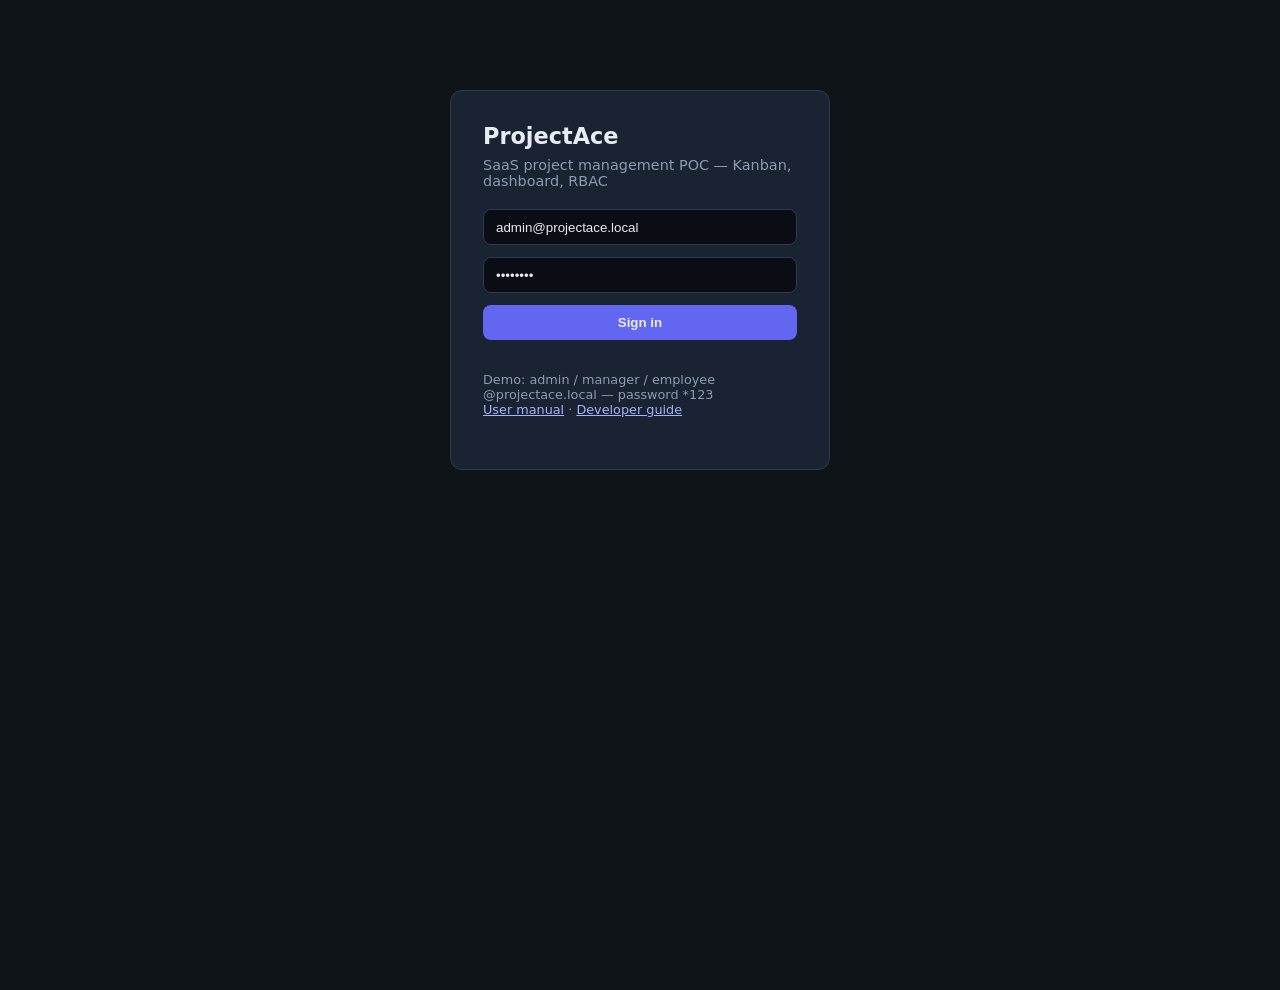
<file: static/index.html>
<!DOCTYPE html>
<html lang="en">
<head>
  <meta charset="UTF-8" />
  <meta name="viewport" content="width=device-width, initial-scale=1.0" />
  <title>ProjectAce — POC</title>
  <link rel="stylesheet" href="/static/style.css" />
</head>
<body>
  <div id="login-screen">
    <h1>ProjectAce</h1>
    <p>SaaS project management POC — Kanban, dashboard, RBAC</p>
    <form id="login-form">
      <input id="email" type="email" placeholder="Email" value="admin@projectace.local" required />
      <input id="password" type="password" placeholder="Password" value="admin123" required />
      <button type="submit">Sign in</button>
      <p id="login-err" class="err"></p>
    </form>
    <p style="margin-top:1rem;font-size:0.8rem;color:var(--muted)">
      Demo: admin / manager / employee @projectace.local — password *123<br>
      <a href="/docs/manual" style="color:#a5b4fc">User manual</a> ·
      <a href="/docs/developer-guide" style="color:#a5b4fc">Developer guide</a>
    </p>
  </div>

  <div id="app" class="hidden">
    <div class="layout">
      <aside class="sidebar">
        <h2>ProjectAce</h2>
        <nav>
          <a data-view="dashboard" class="active">Dashboard</a>
          <a data-view="projects">Projects</a>
          <a data-view="kanban">Kanban board</a>
          <a data-view="employees" id="nav-employees">Employees</a>
          <a data-view="activity">Activity</a>
          <a href="/docs/manual">User manual</a>
          <a href="/docs/developer-guide">Developer guide</a>
        </nav>
        <button id="logout-btn" class="secondary" style="margin-top:2rem">Logout</button>
      </aside>
      <main class="main">
        <div class="topbar">
          <h1 id="page-title">Dashboard</h1>
          <span id="user-label"></span>
        </div>

        <section id="view-dashboard" class="view">
          <div class="stats">
            <div class="stat-card"><span>Active projects</span><strong id="stat-projects">0</strong></div>
            <div class="stat-card"><span>Total tasks</span><strong id="stat-tasks">0</strong></div>
            <div class="stat-card"><span>Completed</span><strong id="stat-done">0</strong></div>
            <div class="stat-card"><span>Overdue</span><strong id="stat-overdue">0</strong></div>
          </div>
          <div class="chart-row">
            <div class="chart-box"><canvas id="chart-status" width="400" height="180"></canvas><p style="color:var(--muted);font-size:0.8rem">Tasks by status</p></div>
            <div class="chart-box"><canvas id="chart-priority" width="400" height="180"></canvas><p style="color:var(--muted);font-size:0.8rem">Tasks by priority</p></div>
          </div>
        </section>

        <section id="view-projects" class="view hidden">
          <table><thead><tr><th>Name</th><th>Status</th><th>Deadline</th><th></th></tr></thead>
            <tbody id="projects-list"></tbody></table>
        </section>

        <section id="view-kanban" class="view hidden">
          <select id="project-select"></select>
          <div style="display:flex;gap:0.5rem;margin:1rem 0">
            <input id="new-task-title" placeholder="New task title" style="flex:1;margin:0" />
            <button id="add-task-btn" style="width:auto">Add task</button>
          </div>
          <div class="kanban">
            <div class="column"><h3>To Do</h3><div id="col-TODO"></div></div>
            <div class="column"><h3>In Progress</h3><div id="col-IN_PROGRESS"></div></div>
            <div class="column"><h3>Done</h3><div id="col-DONE"></div></div>
          </div>
        </section>

        <section id="view-employees" class="view hidden">
          <table><thead><tr><th>Name</th><th>Email</th><th>Role</th><th>Department</th></tr></thead>
            <tbody id="employees-table"></tbody></table>
        </section>

        <section id="view-activity" class="view hidden">
          <ul id="activity-list"></ul>
        </section>
      </main>
    </div>
  </div>
  <script src="/static/app.js"></script>
</body>
</html>
</file>
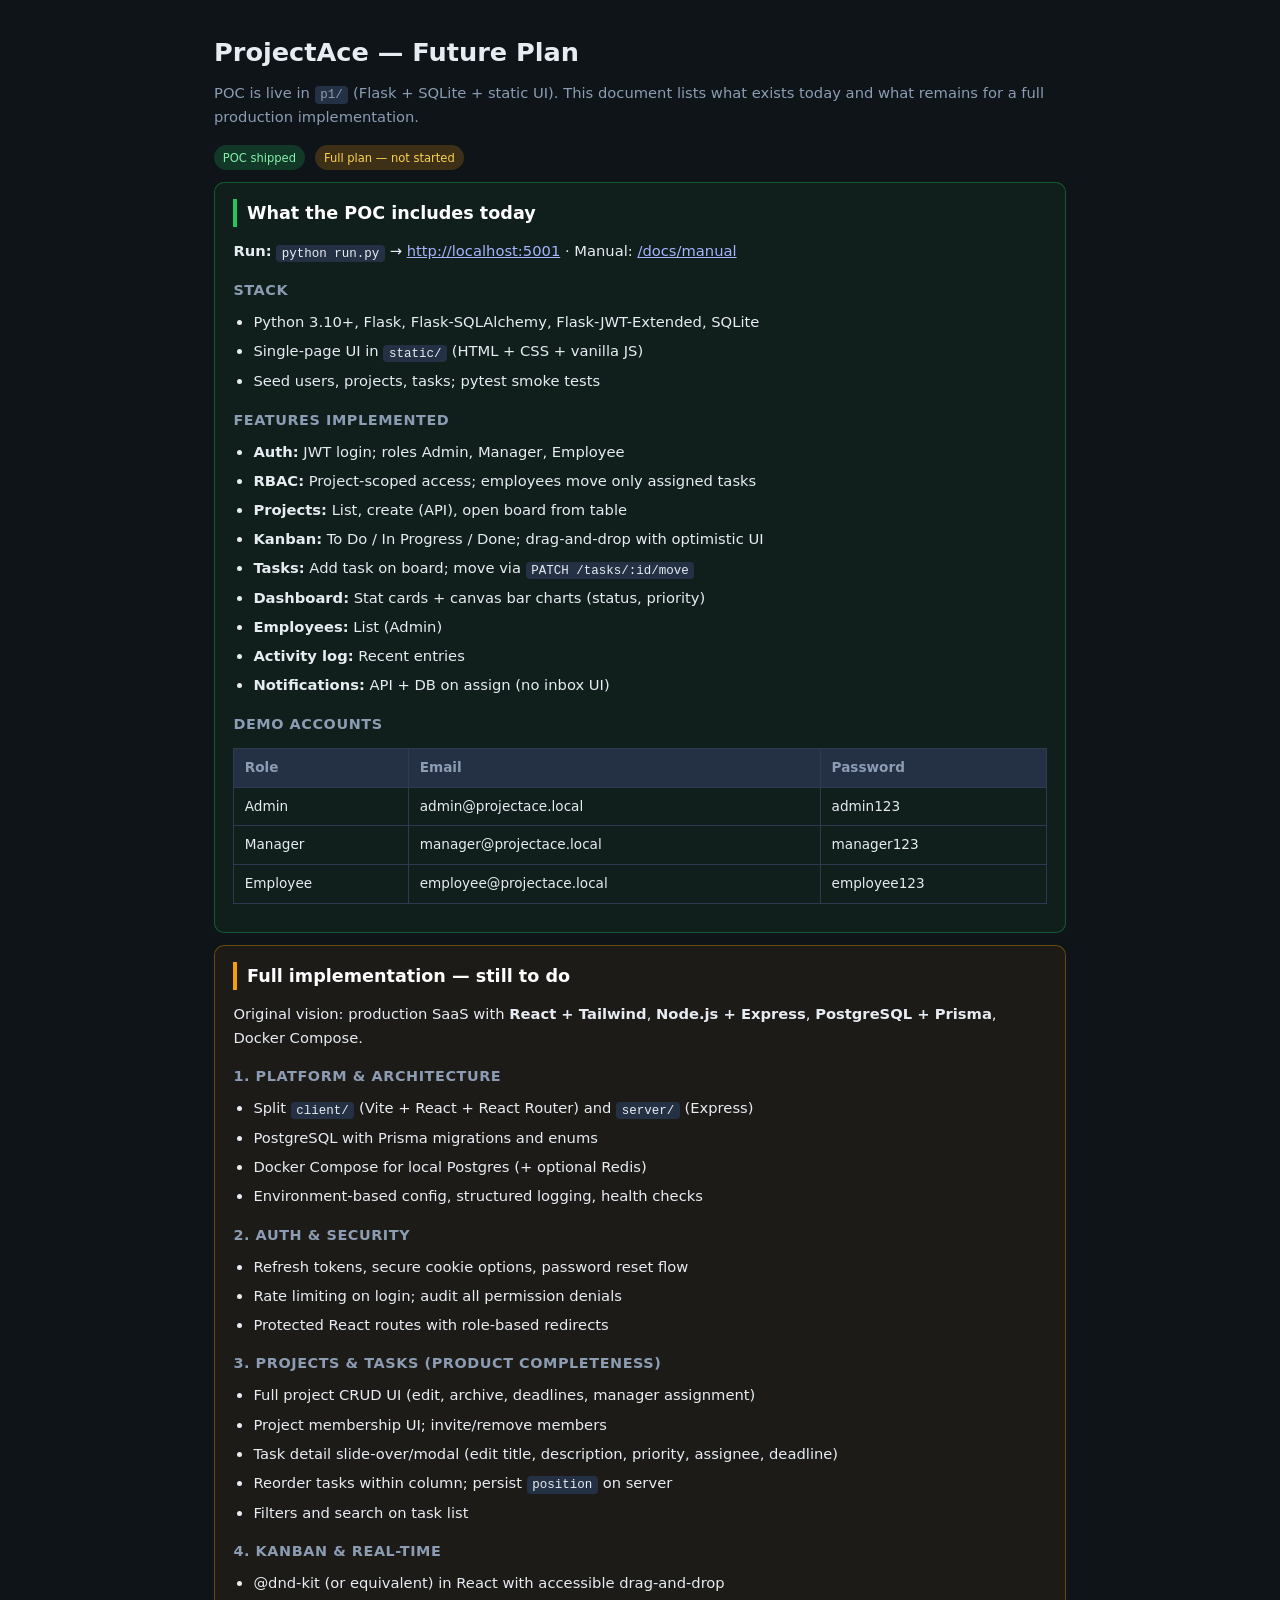
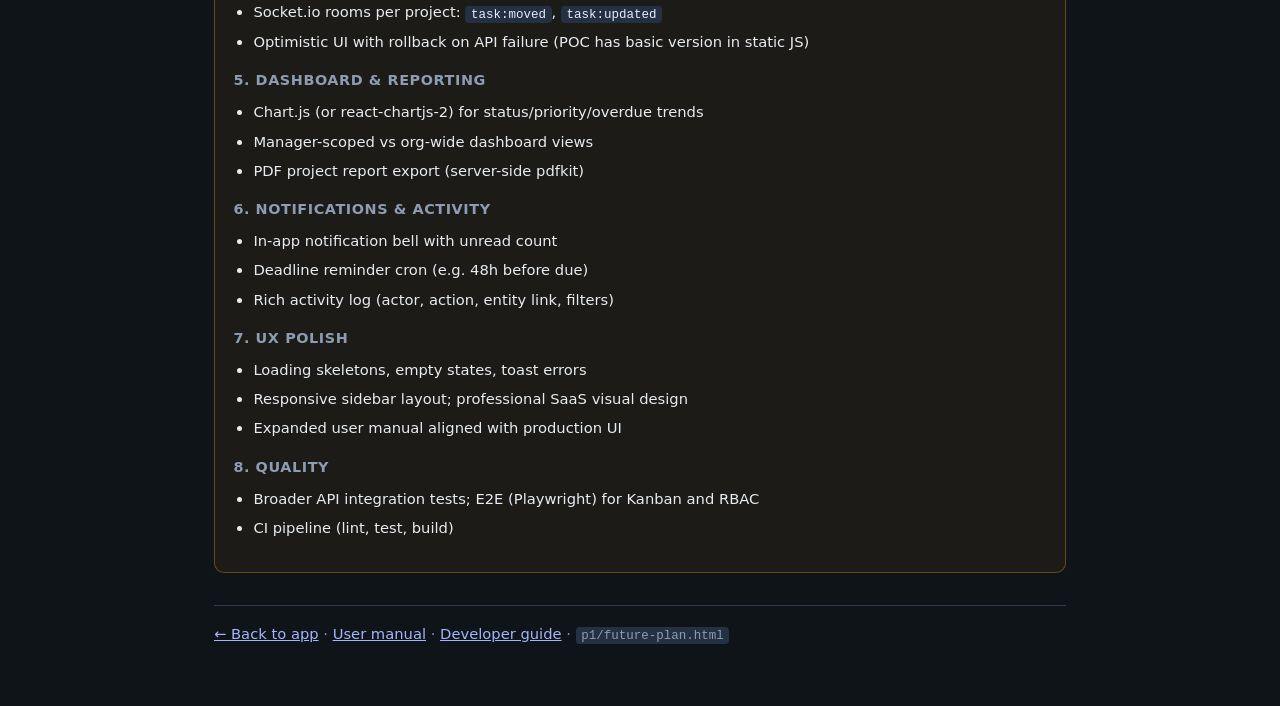
<file: future-plan.html>
<!DOCTYPE html>
<html lang="en">
<head>
  <meta charset="UTF-8" />
  <meta name="viewport" content="width=device-width, initial-scale=1.0" />
  <title>ProjectAce — Future Plan</title>
  <style>
    :root { --bg:#0f1419; --surface:#1a2332; --surface2:#243044; --text:#e7ecf3; --muted:#8b9cb3;
      --accent:#6366f1; --done:#22c55e; --todo:#f59e0b; --border:#2d3a4f; }
    * { box-sizing:border-box; margin:0; padding:0; }
    body { font-family:"Segoe UI",system-ui,sans-serif; background:var(--bg); color:var(--text);
      line-height:1.6; padding:2rem 1.5rem 4rem; max-width:900px; margin:0 auto; }
    h1 { font-size:1.6rem; } .subtitle { color:var(--muted); margin:0.5rem 0 1rem; }
    h2 { font-size:1.1rem; margin:2rem 0 0.75rem; color:#fff; border-left:4px solid var(--accent); padding-left:0.6rem; }
    h3 { font-size:0.9rem; color:var(--muted); margin:1rem 0 0.5rem; text-transform:uppercase; letter-spacing:0.04em; }
    p,li { font-size:0.92rem; } ul { margin:0.5rem 0 1rem 1.25rem; } li { margin-bottom:0.35rem; }
    .card { background:var(--surface); border:1px solid var(--border); border-radius:10px; padding:1rem 1.15rem; margin:0.75rem 0; }
    .card.done { border-color:rgba(34,197,94,0.35); background:rgba(34,197,94,0.06); }
    .card.future { border-color:rgba(245,158,11,0.35); background:rgba(245,158,11,0.06); }
    table { width:100%; border-collapse:collapse; font-size:0.85rem; margin:0.75rem 0; }
    th,td { border:1px solid var(--border); padding:0.5rem 0.65rem; text-align:left; }
    th { background:var(--surface2); color:var(--muted); }
    code { font-family:Consolas,monospace; font-size:0.85em; background:var(--surface2); padding:0.1rem 0.35rem; border-radius:4px; }
    .badge { display:inline-block; font-size:0.72rem; padding:0.2rem 0.55rem; border-radius:999px; margin-right:0.35rem; }
    .badge.done { background:rgba(34,197,94,0.2); color:#86efac; }
    .badge.todo { background:rgba(245,158,11,0.2); color:#fcd34d; }
    a { color:#a5b4fc; } footer { margin-top:2rem; color:var(--muted); font-size:0.85rem; border-top:1px solid var(--border); padding-top:1rem; }
  </style>
</head>
<body>
<header>
  <h1>ProjectAce — Future Plan</h1>
  <p class="subtitle">POC is live in <code>p1/</code> (Flask + SQLite + static UI). This document lists what exists today and what remains for a full production implementation.</p>
  <p><span class="badge done">POC shipped</span> <span class="badge todo">Full plan — not started</span></p>
</header>

<section class="card done">
  <h2 style="margin-top:0;border-color:var(--done)">What the POC includes today</h2>
  <p><strong>Run:</strong> <code>python run.py</code> → <a href="http://localhost:5001">http://localhost:5001</a> · Manual: <a href="/docs/manual">/docs/manual</a></p>
  <h3>Stack</h3>
  <ul>
    <li>Python 3.10+, Flask, Flask-SQLAlchemy, Flask-JWT-Extended, SQLite</li>
    <li>Single-page UI in <code>static/</code> (HTML + CSS + vanilla JS)</li>
    <li>Seed users, projects, tasks; pytest smoke tests</li>
  </ul>
  <h3>Features implemented</h3>
  <ul>
    <li><strong>Auth:</strong> JWT login; roles Admin, Manager, Employee</li>
    <li><strong>RBAC:</strong> Project-scoped access; employees move only assigned tasks</li>
    <li><strong>Projects:</strong> List, create (API), open board from table</li>
    <li><strong>Kanban:</strong> To Do / In Progress / Done; drag-and-drop with optimistic UI</li>
    <li><strong>Tasks:</strong> Add task on board; move via <code>PATCH /tasks/:id/move</code></li>
    <li><strong>Dashboard:</strong> Stat cards + canvas bar charts (status, priority)</li>
    <li><strong>Employees:</strong> List (Admin)</li>
    <li><strong>Activity log:</strong> Recent entries</li>
    <li><strong>Notifications:</strong> API + DB on assign (no inbox UI)</li>
  </ul>
  <h3>Demo accounts</h3>
  <table>
    <tr><th>Role</th><th>Email</th><th>Password</th></tr>
    <tr><td>Admin</td><td>admin@projectace.local</td><td>admin123</td></tr>
    <tr><td>Manager</td><td>manager@projectace.local</td><td>manager123</td></tr>
    <tr><td>Employee</td><td>employee@projectace.local</td><td>employee123</td></tr>
  </table>
</section>

<section class="card future">
  <h2 style="margin-top:0;border-color:var(--todo)">Full implementation — still to do</h2>
  <p>Original vision: production SaaS with <strong>React + Tailwind</strong>, <strong>Node.js + Express</strong>, <strong>PostgreSQL + Prisma</strong>, Docker Compose.</p>

  <h3>1. Platform &amp; architecture</h3>
  <ul>
    <li>Split <code>client/</code> (Vite + React + React Router) and <code>server/</code> (Express)</li>
    <li>PostgreSQL with Prisma migrations and enums</li>
    <li>Docker Compose for local Postgres (+ optional Redis)</li>
    <li>Environment-based config, structured logging, health checks</li>
  </ul>

  <h3>2. Auth &amp; security</h3>
  <ul>
    <li>Refresh tokens, secure cookie options, password reset flow</li>
    <li>Rate limiting on login; audit all permission denials</li>
    <li>Protected React routes with role-based redirects</li>
  </ul>

  <h3>3. Projects &amp; tasks (product completeness)</h3>
  <ul>
    <li>Full project CRUD UI (edit, archive, deadlines, manager assignment)</li>
    <li>Project membership UI; invite/remove members</li>
    <li>Task detail slide-over/modal (edit title, description, priority, assignee, deadline)</li>
    <li>Reorder tasks within column; persist <code>position</code> on server</li>
    <li>Filters and search on task list</li>
  </ul>

  <h3>4. Kanban &amp; real-time</h3>
  <ul>
    <li>@dnd-kit (or equivalent) in React with accessible drag-and-drop</li>
    <li>Socket.io rooms per project: <code>task:moved</code>, <code>task:updated</code></li>
    <li>Optimistic UI with rollback on API failure (POC has basic version in static JS)</li>
  </ul>

  <h3>5. Dashboard &amp; reporting</h3>
  <ul>
    <li>Chart.js (or react-chartjs-2) for status/priority/overdue trends</li>
    <li>Manager-scoped vs org-wide dashboard views</li>
    <li>PDF project report export (server-side pdfkit)</li>
  </ul>

  <h3>6. Notifications &amp; activity</h3>
  <ul>
    <li>In-app notification bell with unread count</li>
    <li>Deadline reminder cron (e.g. 48h before due)</li>
    <li>Rich activity log (actor, action, entity link, filters)</li>
  </ul>

  <h3>7. UX polish</h3>
  <ul>
    <li>Loading skeletons, empty states, toast errors</li>
    <li>Responsive sidebar layout; professional SaaS visual design</li>
    <li>Expanded user manual aligned with production UI</li>
  </ul>

  <h3>8. Quality</h3>
  <ul>
    <li>Broader API integration tests; E2E (Playwright) for Kanban and RBAC</li>
    <li>CI pipeline (lint, test, build)</li>
  </ul>
</section>

<footer>
  <p><a href="http://localhost:5001">← Back to app</a> · <a href="/docs/manual">User manual</a> · <a href="/docs/developer-guide">Developer guide</a> · <code>p1/future-plan.html</code></p>
</footer>
</body>
</html>
</file>
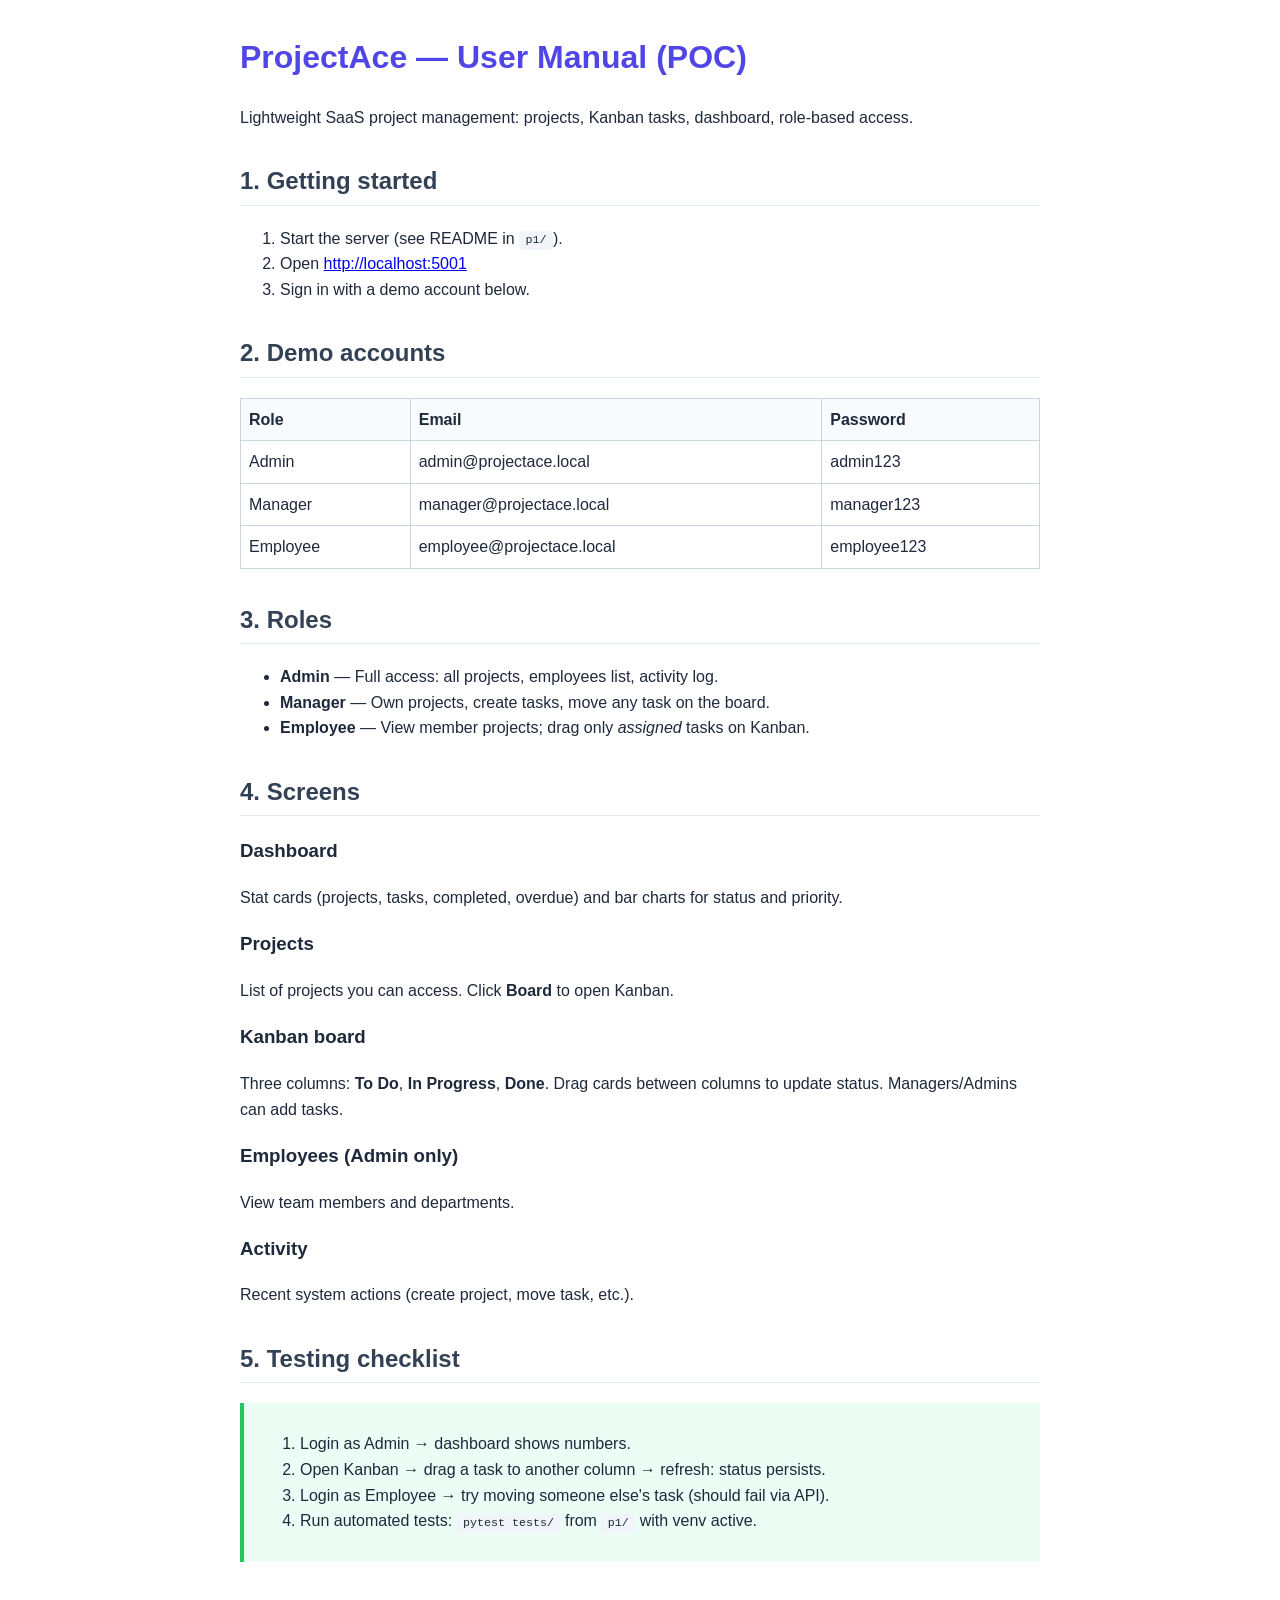
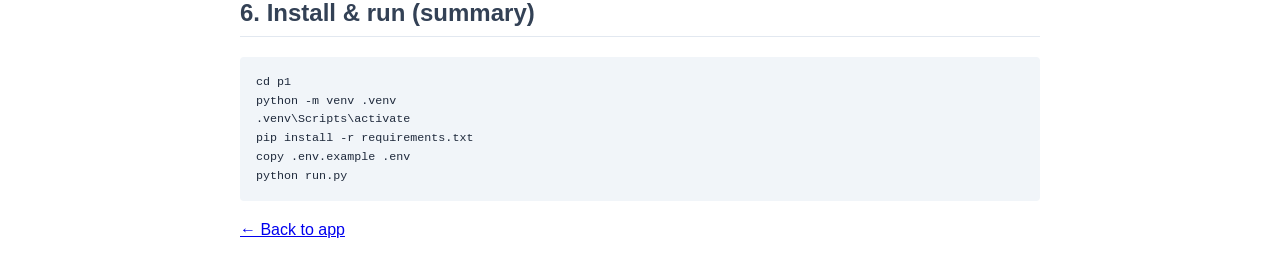
<file: docs/user-manual.html>
<!DOCTYPE html>
<html lang="en">
<head>
  <meta charset="UTF-8" />
  <title>ProjectAce — User Manual</title>
  <style>
    body { font-family: "Segoe UI", sans-serif; max-width: 800px; margin: 2rem auto; padding: 0 1.5rem; line-height: 1.6; color: #1e293b; }
    h1 { color: #4f46e5; } h2 { margin-top: 2rem; color: #334155; border-bottom: 1px solid #e2e8f0; padding-bottom: 0.25rem; }
    code, pre { background: #f1f5f9; padding: 0.15rem 0.4rem; border-radius: 4px; font-size: 0.9em; }
    pre { padding: 1rem; overflow-x: auto; }
    table { width: 100%; border-collapse: collapse; margin: 1rem 0; }
    th, td { border: 1px solid #cbd5e1; padding: 0.5rem; text-align: left; }
    th { background: #f8fafc; }
    .tip { background: #ecfdf5; border-left: 4px solid #22c55e; padding: 0.75rem 1rem; margin: 1rem 0; }
  </style>
</head>
<body>
  <h1>ProjectAce — User Manual (POC)</h1>
  <p>Lightweight SaaS project management: projects, Kanban tasks, dashboard, role-based access.</p>

  <h2>1. Getting started</h2>
  <ol>
    <li>Start the server (see README in <code>p1/</code>).</li>
    <li>Open <a href="http://localhost:5001">http://localhost:5001</a></li>
    <li>Sign in with a demo account below.</li>
  </ol>

  <h2>2. Demo accounts</h2>
  <table>
    <tr><th>Role</th><th>Email</th><th>Password</th></tr>
    <tr><td>Admin</td><td>admin@projectace.local</td><td>admin123</td></tr>
    <tr><td>Manager</td><td>manager@projectace.local</td><td>manager123</td></tr>
    <tr><td>Employee</td><td>employee@projectace.local</td><td>employee123</td></tr>
  </table>

  <h2>3. Roles</h2>
  <ul>
    <li><strong>Admin</strong> — Full access: all projects, employees list, activity log.</li>
    <li><strong>Manager</strong> — Own projects, create tasks, move any task on the board.</li>
    <li><strong>Employee</strong> — View member projects; drag only <em>assigned</em> tasks on Kanban.</li>
  </ul>

  <h2>4. Screens</h2>
  <h3>Dashboard</h3>
  <p>Stat cards (projects, tasks, completed, overdue) and bar charts for status and priority.</p>
  <h3>Projects</h3>
  <p>List of projects you can access. Click <strong>Board</strong> to open Kanban.</p>
  <h3>Kanban board</h3>
  <p>Three columns: <strong>To Do</strong>, <strong>In Progress</strong>, <strong>Done</strong>. Drag cards between columns to update status. Managers/Admins can add tasks.</p>
  <h3>Employees (Admin only)</h3>
  <p>View team members and departments.</p>
  <h3>Activity</h3>
  <p>Recent system actions (create project, move task, etc.).</p>

  <h2>5. Testing checklist</h2>
  <div class="tip">
    <ol>
      <li>Login as Admin → dashboard shows numbers.</li>
      <li>Open Kanban → drag a task to another column → refresh: status persists.</li>
      <li>Login as Employee → try moving someone else's task (should fail via API).</li>
      <li>Run automated tests: <code>pytest tests/</code> from <code>p1/</code> with venv active.</li>
    </ol>
  </div>

  <h2>6. Install &amp; run (summary)</h2>
  <pre>cd p1
python -m venv .venv
.venv\Scripts\activate
pip install -r requirements.txt
copy .env.example .env
python run.py</pre>
  <p><a href="/">← Back to app</a></p>
</body>
</html>
</file>
<file: static/style.css>
:root {
  --bg: #0f1419;
  --surface: #1a2332;
  --border: #2d3a4f;
  --text: #e7ecf3;
  --muted: #8b9cb3;
  --accent: #6366f1;
  --green: #22c55e;
  --danger: #ef4444;
}
* { box-sizing: border-box; margin: 0; padding: 0; }
body { font-family: "Segoe UI", system-ui, sans-serif; background: var(--bg); color: var(--text); min-height: 100vh; }
.hidden { display: none !important; }
#login-screen { max-width: 380px; margin: 10vh auto; padding: 2rem; background: var(--surface); border: 1px solid var(--border); border-radius: 12px; }
#login-screen h1 { font-size: 1.4rem; margin-bottom: 0.5rem; }
#login-screen p { color: var(--muted); font-size: 0.9rem; margin-bottom: 1.25rem; }
input, select, button, textarea {
  width: 100%; padding: 0.6rem 0.75rem; margin-bottom: 0.75rem;
  border-radius: 8px; border: 1px solid var(--border); background: #0a0e14; color: var(--text);
}
button { background: var(--accent); border: none; cursor: pointer; font-weight: 600; }
button:hover { opacity: 0.9; }
button.secondary { background: var(--surface); border: 1px solid var(--border); }
.layout { display: flex; min-height: 100vh; }
.sidebar { width: 220px; background: var(--surface); border-right: 1px solid var(--border); padding: 1.25rem; }
.sidebar h2 { font-size: 1rem; color: var(--accent); margin-bottom: 1rem; }
.sidebar nav a { display: block; color: var(--muted); text-decoration: none; padding: 0.5rem 0; cursor: pointer; }
.sidebar nav a:hover, .sidebar nav a.active { color: var(--text); }
.main { flex: 1; padding: 1.5rem; }
.stats { display: grid; grid-template-columns: repeat(auto-fit, minmax(140px, 1fr)); gap: 1rem; margin-bottom: 1.5rem; }
.stat-card { background: var(--surface); border: 1px solid var(--border); border-radius: 10px; padding: 1rem; }
.stat-card span { color: var(--muted); font-size: 0.8rem; }
.stat-card strong { display: block; font-size: 1.5rem; margin-top: 0.25rem; }
.kanban { display: grid; grid-template-columns: repeat(3, 1fr); gap: 1rem; min-height: 400px; }
.column { background: var(--surface); border: 1px solid var(--border); border-radius: 10px; padding: 0.75rem; }
.column h3 { font-size: 0.85rem; color: var(--muted); margin-bottom: 0.75rem; text-transform: uppercase; }
.column > [id^="col-"] { min-height: 280px; }
.task-card {
  background: #0a0e14; border: 1px solid var(--border); border-radius: 8px;
  padding: 0.65rem; margin-bottom: 0.5rem; cursor: grab;
}
.task-card:active { cursor: grabbing; }
.task-card.dragging { opacity: 0.25; }
.task-card-drag-preview {
  position: fixed; top: -9999px; left: -9999px;
  background: #0a0e14; border: 1px solid var(--accent); border-radius: 8px;
  padding: 0.65rem; box-shadow: 0 8px 24px rgba(0, 0, 0, 0.45);
  pointer-events: none; opacity: 0.95;
}
.column-drop-target { outline: 2px dashed var(--accent); outline-offset: -2px; }
.task-card.overdue { border-color: var(--danger); }
.badge { font-size: 0.7rem; padding: 0.15rem 0.4rem; border-radius: 4px; background: var(--accent); }
.badge.HIGH { background: var(--danger); }
.badge.LOW { background: var(--green); }
.err { color: var(--danger); font-size: 0.85rem; margin-top: 0.5rem; }
.topbar { display: flex; justify-content: space-between; align-items: center; margin-bottom: 1rem; }
table { width: 100%; border-collapse: collapse; font-size: 0.9rem; }
th, td { border: 1px solid var(--border); padding: 0.5rem; text-align: left; }
th { background: var(--surface); color: var(--muted); }
.chart-row { display: grid; grid-template-columns: 1fr 1fr; gap: 1rem; margin-top: 1rem; }
.chart-box { background: var(--surface); border: 1px solid var(--border); border-radius: 10px; padding: 1rem; height: 220px; }
@media (max-width: 900px) { .kanban { grid-template-columns: 1fr; } .layout { flex-direction: column; } }
</file>
